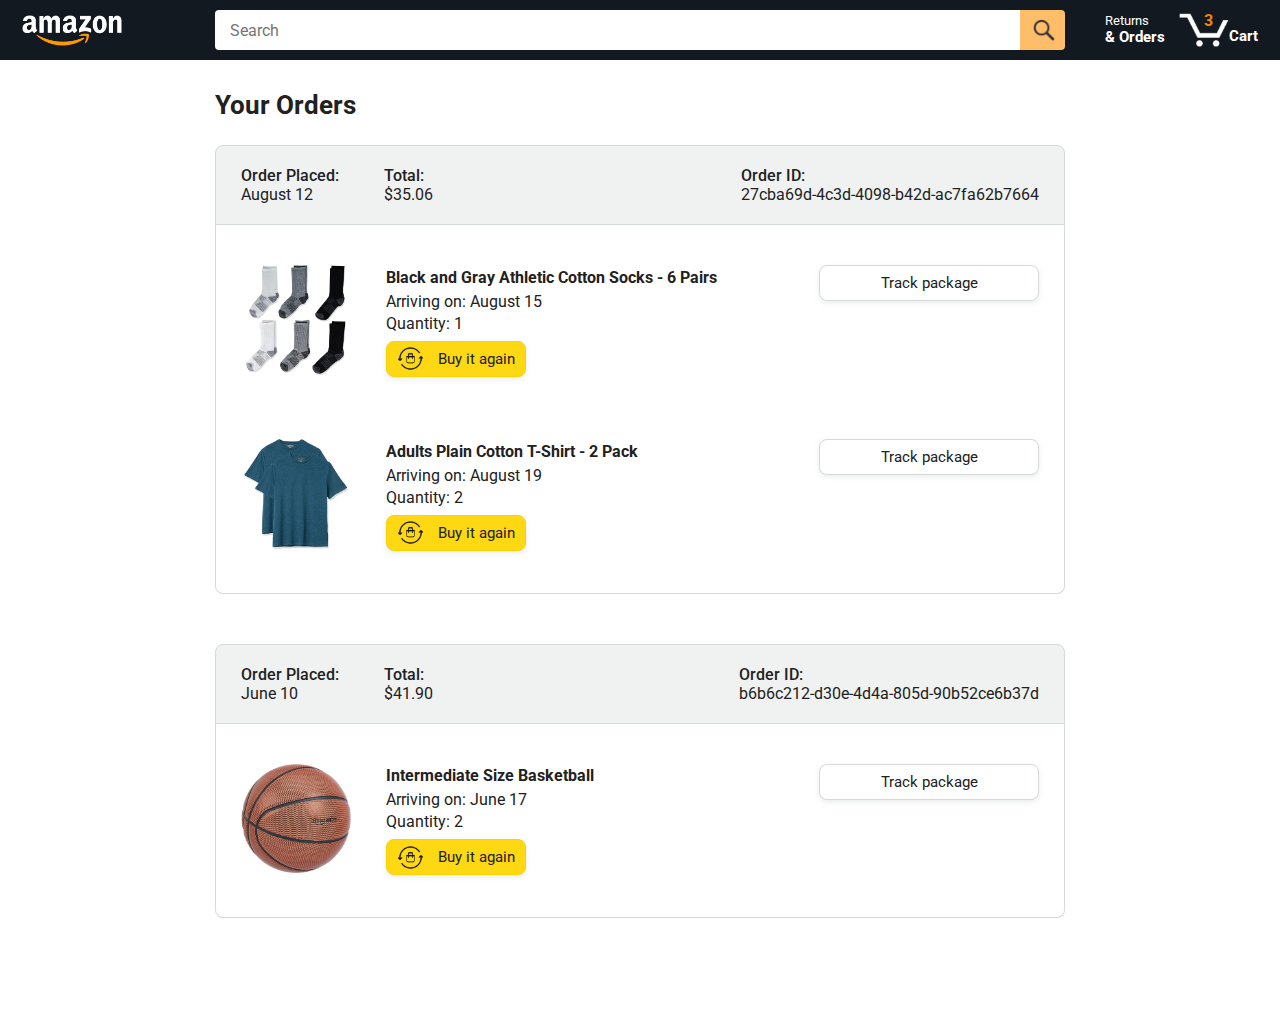
<file: Orders.html>
<!DOCTYPE html>
<html>
  <head>
    <title>Orders</title>

    <!-- This code is needed for responsive design to work.
      (Responsive design = make the website look good on
      smaller screen sizes like a phone or a tablet). -->
    <meta name="viewport" content="width=device-width, initial-scale=1">

    <!-- Load a font called Roboto from Google Fonts. -->
    <link rel="preconnect" href="https://fonts.googleapis.com">
    <link rel="preconnect" href="https://fonts.gstatic.com" crossorigin>
    <link href="https://fonts.googleapis.com/css2?family=Roboto:wght@400;500;700&display=swap" rel="stylesheet">

    <!-- Here are the CSS files for this page. -->
    <link rel="stylesheet" href="styles/shared/general.css">
    <link rel="stylesheet" href="styles/shared/amazon-header.css">
    <link rel="stylesheet" href="styles/pages/orders.css">
  </head>
  <body>
    <div class="amazon-header">
      <div class="amazon-header-left-section">
        <a href="index.html" class="header-link">
          <img class="amazon-logo"
            src="images/amazon-logo-white.png">
          <img class="amazon-mobile-logo"
            src="images/amazon-mobile-logo-white.png">
        </a>
      </div>

      <div class="amazon-header-middle-section">
        <input class="search-bar" type="text" placeholder="Search">

        <button class="search-button">
          <img class="search-icon" src="images/icons/search-icon.png">
        </button>
      </div>

      <div class="amazon-header-right-section">
        <a class="orders-link header-link" href="Orders.html">
          <span class="returns-text">Returns</span>
          <span class="orders-text">& Orders</span>
        </a>

        <a class="cart-link header-link" href="Checkout.html">
          <img class="cart-icon" src="images/icons/cart-icon.png">
          <div class="cart-quantity">3</div>
          <div class="cart-text">Cart</div>
        </a>
      </div>
    </div>

    <div class="main">
      <div class="page-title">Your Orders</div>

      <div class="orders-grid">
        <div class="order-container">
          
          <div class="order-header">
            <div class="order-header-left-section">
              <div class="order-date">
                <div class="order-header-label">Order Placed:</div>
                <div>August 12</div>
              </div>
              <div class="order-total">
                <div class="order-header-label">Total:</div>
                <div>$35.06</div>
              </div>
            </div>

            <div class="order-header-right-section">
              <div class="order-header-label">Order ID:</div>
              <div>27cba69d-4c3d-4098-b42d-ac7fa62b7664</div>
            </div>
          </div>

          <div class="order-details-grid">
            <div class="product-image-container">
              <img src="images/products/athletic-cotton-socks-6-pairs.jpg">
            </div>

            <div class="product-details">
              <div class="product-name">
                Black and Gray Athletic Cotton Socks - 6 Pairs
              </div>
              <div class="product-delivery-date">
                Arriving on: August 15
              </div>
              <div class="product-quantity">
                Quantity: 1
              </div>
              <button class="buy-again-button button-primary">
                <img class="buy-again-icon" src="images/icons/buy-again.png">
                <span class="buy-again-message">Buy it again</span>
              </button>
            </div>

            <div class="product-actions">
              <a href="Tracking.html">
                <button class="track-package-button button-secondary">
                  Track package
                </button>
              </a>
            </div>

            <div class="product-image-container">
              <img src="images/products/adults-plain-cotton-tshirt-2-pack-teal.jpg">
            </div>

            <div class="product-details">
              <div class="product-name">
                Adults Plain Cotton T-Shirt - 2 Pack
              </div>
              <div class="product-delivery-date">
                Arriving on: August 19
              </div>
              <div class="product-quantity">
                Quantity: 2
              </div>
              <button class="buy-again-button button-primary">
                <img class="buy-again-icon" src="images/icons/buy-again.png">
                <span class="buy-again-message">Buy it again</span>
              </button>
            </div>

            <div class="product-actions">
              <a href="tracking.html">
                <button class="track-package-button button-secondary">
                  Track package
                </button>
              </a>
            </div>
          </div>
        </div>

        <div class="order-container">

          <div class="order-header">
            <div class="order-header-left-section">
              <div class="order-date">
                <div class="order-header-label">Order Placed:</div>
                <div>June 10</div>
              </div>
              <div class="order-total">
                <div class="order-header-label">Total:</div>
                <div>$41.90</div>
              </div>
            </div>

            <div class="order-header-right-section">
              <div class="order-header-label">Order ID:</div>
              <div>b6b6c212-d30e-4d4a-805d-90b52ce6b37d</div>
            </div>
          </div>

          <div class="order-details-grid">
            <div class="product-image-container">
              <img src="images/products/intermediate-composite-basketball.jpg">
            </div>

            <div class="product-details">
              <div class="product-name">
                Intermediate Size Basketball
              </div>
              <div class="product-delivery-date">
                Arriving on: June 17
              </div>
              <div class="product-quantity">
                Quantity: 2
              </div>
              <button class="buy-again-button button-primary">
                <img class="buy-again-icon" src="images/icons/buy-again.png">
                <span class="buy-again-message">Buy it again</span>
              </button>
            </div>

            <div class="product-actions">
              <a href="tracking.html">
                <button class="track-package-button button-secondary">
                  Track package
                </button>
              </a>
            </div>
          </div>
        </div>
      </div>
    </div>
  </body>
</html>
</file>
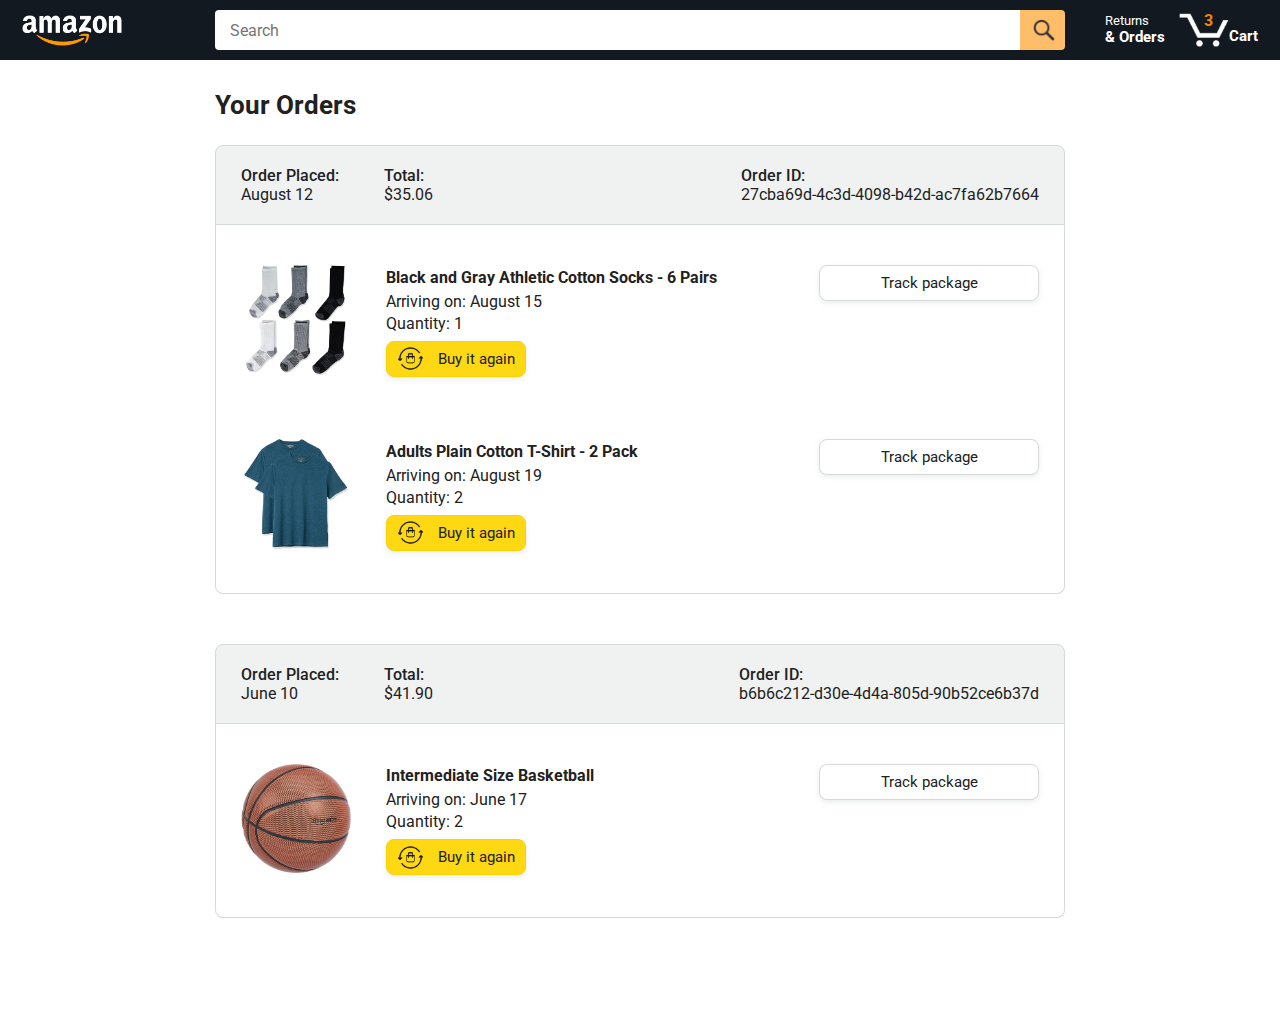
<file: orders.html>
<!DOCTYPE html>
<html>
  <head>
    <title>Orders</title>

    <!-- This code is needed for responsive design to work.
      (Responsive design = make the website look good on
      smaller screen sizes like a phone or a tablet). -->
    <meta name="viewport" content="width=device-width, initial-scale=1">

    <!-- Load a font called Roboto from Google Fonts. -->
    <link rel="preconnect" href="https://fonts.googleapis.com">
    <link rel="preconnect" href="https://fonts.gstatic.com" crossorigin>
    <link href="https://fonts.googleapis.com/css2?family=Roboto:wght@400;500;700&display=swap" rel="stylesheet">

    <!-- Here are the CSS files for this page. -->
    <link rel="stylesheet" href="styles/shared/general.css">
    <link rel="stylesheet" href="styles/shared/amazon-header.css">
    <link rel="stylesheet" href="styles/pages/orders.css">
  </head>
  <body>
    <div class="amazon-header">
      <div class="amazon-header-left-section">
        <a href="amazon.html" class="header-link">
          <img class="amazon-logo"
            src="images/amazon-logo-white.png">
          <img class="amazon-mobile-logo"
            src="images/amazon-mobile-logo-white.png">
        </a>
      </div>

      <div class="amazon-header-middle-section">
        <input class="search-bar" type="text" placeholder="Search">

        <button class="search-button">
          <img class="search-icon" src="images/icons/search-icon.png">
        </button>
      </div>

      <div class="amazon-header-right-section">
        <a class="orders-link header-link" href="orders.html">
          <span class="returns-text">Returns</span>
          <span class="orders-text">& Orders</span>
        </a>

        <a class="cart-link header-link" href="checkout.html">
          <img class="cart-icon" src="images/icons/cart-icon.png">
          <div class="cart-quantity">3</div>
          <div class="cart-text">Cart</div>
        </a>
      </div>
    </div>

    <div class="main">
      <div class="page-title">Your Orders</div>

      <div class="orders-grid">
        <div class="order-container">
          
          <div class="order-header">
            <div class="order-header-left-section">
              <div class="order-date">
                <div class="order-header-label">Order Placed:</div>
                <div>August 12</div>
              </div>
              <div class="order-total">
                <div class="order-header-label">Total:</div>
                <div>$35.06</div>
              </div>
            </div>

            <div class="order-header-right-section">
              <div class="order-header-label">Order ID:</div>
              <div>27cba69d-4c3d-4098-b42d-ac7fa62b7664</div>
            </div>
          </div>

          <div class="order-details-grid">
            <div class="product-image-container">
              <img src="images/products/athletic-cotton-socks-6-pairs.jpg">
            </div>

            <div class="product-details">
              <div class="product-name">
                Black and Gray Athletic Cotton Socks - 6 Pairs
              </div>
              <div class="product-delivery-date">
                Arriving on: August 15
              </div>
              <div class="product-quantity">
                Quantity: 1
              </div>
              <button class="buy-again-button button-primary">
                <img class="buy-again-icon" src="images/icons/buy-again.png">
                <span class="buy-again-message">Buy it again</span>
              </button>
            </div>

            <div class="product-actions">
              <a href="tracking.html">
                <button class="track-package-button button-secondary">
                  Track package
                </button>
              </a>
            </div>

            <div class="product-image-container">
              <img src="images/products/adults-plain-cotton-tshirt-2-pack-teal.jpg">
            </div>

            <div class="product-details">
              <div class="product-name">
                Adults Plain Cotton T-Shirt - 2 Pack
              </div>
              <div class="product-delivery-date">
                Arriving on: August 19
              </div>
              <div class="product-quantity">
                Quantity: 2
              </div>
              <button class="buy-again-button button-primary">
                <img class="buy-again-icon" src="images/icons/buy-again.png">
                <span class="buy-again-message">Buy it again</span>
              </button>
            </div>

            <div class="product-actions">
              <a href="tracking.html">
                <button class="track-package-button button-secondary">
                  Track package
                </button>
              </a>
            </div>
          </div>
        </div>

        <div class="order-container">

          <div class="order-header">
            <div class="order-header-left-section">
              <div class="order-date">
                <div class="order-header-label">Order Placed:</div>
                <div>June 10</div>
              </div>
              <div class="order-total">
                <div class="order-header-label">Total:</div>
                <div>$41.90</div>
              </div>
            </div>

            <div class="order-header-right-section">
              <div class="order-header-label">Order ID:</div>
              <div>b6b6c212-d30e-4d4a-805d-90b52ce6b37d</div>
            </div>
          </div>

          <div class="order-details-grid">
            <div class="product-image-container">
              <img src="images/products/intermediate-composite-basketball.jpg">
            </div>

            <div class="product-details">
              <div class="product-name">
                Intermediate Size Basketball
              </div>
              <div class="product-delivery-date">
                Arriving on: June 17
              </div>
              <div class="product-quantity">
                Quantity: 2
              </div>
              <button class="buy-again-button button-primary">
                <img class="buy-again-icon" src="images/icons/buy-again.png">
                <span class="buy-again-message">Buy it again</span>
              </button>
            </div>

            <div class="product-actions">
              <a href="tracking.html">
                <button class="track-package-button button-secondary">
                  Track package
                </button>
              </a>
            </div>
          </div>
        </div>
      </div>
    </div>
  </body>
</html>
</file>
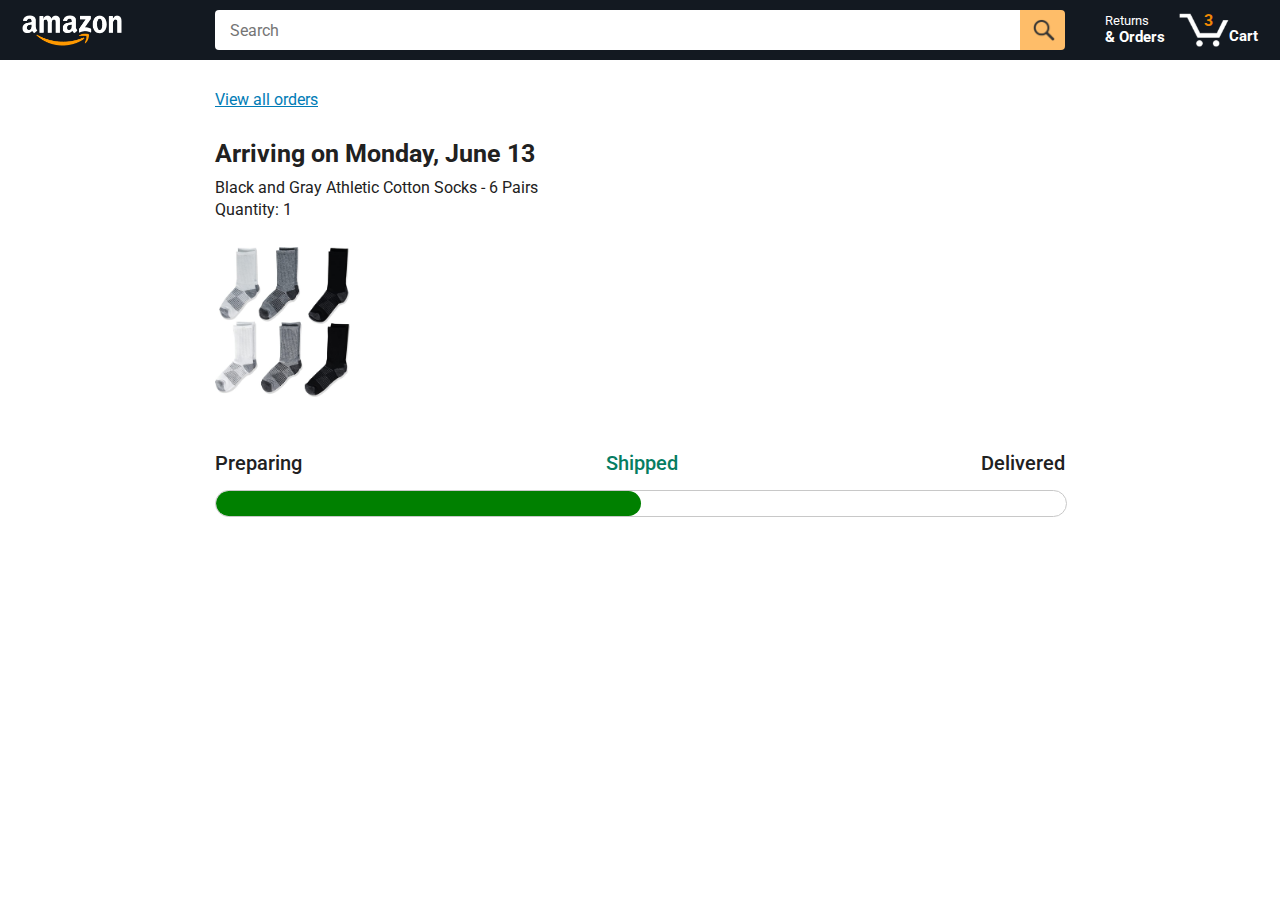
<file: Tracking.html>
<!DOCTYPE html>
<html>
  <head>
    <title>Tracking</title>

    <!-- This code is needed for responsive design to work.
      (Responsive design = make the website look good on
      smaller screen sizes like a phone or a tablet). -->
    <meta name="viewport" content="width=device-width, initial-scale=1">

    <!-- Load a font called Roboto from Google Fonts. -->
    <link rel="preconnect" href="https://fonts.googleapis.com">
    <link rel="preconnect" href="https://fonts.gstatic.com" crossorigin>
    <link href="https://fonts.googleapis.com/css2?family=Roboto:wght@400;500;700&display=swap" rel="stylesheet">

    <!-- Here are the CSS files for this page. -->
    <link rel="stylesheet" href="styles/shared/general.css">
    <link rel="stylesheet" href="styles/shared/amazon-header.css">
    <link rel="stylesheet" href="styles/pages/tracking.css">
  </head>
  <body>
    <div class="amazon-header">
      <div class="amazon-header-left-section">
        <a href="index.html" class="header-link">
          <img class="amazon-logo"
            src="images/amazon-logo-white.png">
          <img class="amazon-mobile-logo"
            src="images/amazon-mobile-logo-white.png">
        </a>
      </div>

      <div class="amazon-header-middle-section">
        <input class="search-bar" type="text" placeholder="Search">

        <button class="search-button">
          <img class="search-icon" src="images/icons/search-icon.png">
        </button>
      </div>

      <div class="amazon-header-right-section">
        <a class="orders-link header-link" href="Orders.html">
          <span class="returns-text">Returns</span>
          <span class="orders-text">& Orders</span>
        </a>

        <a class="cart-link header-link" href="Checkout.html">
          <img class="cart-icon" src="images/icons/cart-icon.png">
          <div class="cart-quantity">3</div>
          <div class="cart-text">Cart</div>
        </a>
      </div>
    </div>

    <div class="main">
      <div class="order-tracking">
        <a class="back-to-orders-link link-primary" href="Orders.html">
          View all orders
        </a>

        <div class="delivery-date">
          Arriving on Monday, June 13
        </div>

        <div class="product-info">
          Black and Gray Athletic Cotton Socks - 6 Pairs
        </div>

        <div class="product-info">
          Quantity: 1
        </div>

        <img class="product-image" src="images/products/athletic-cotton-socks-6-pairs.jpg">

        <div class="progress-labels-container">
          <div class="progress-label">
            Preparing
          </div>
          <div class="progress-label current-status">
            Shipped
          </div>
          <div class="progress-label">
            Delivered
          </div>
        </div>

        <div class="progress-bar-container">
          <div class="progress-bar"></div>
        </div>
      </div>
    </div>
  </body>
</html>
</file>
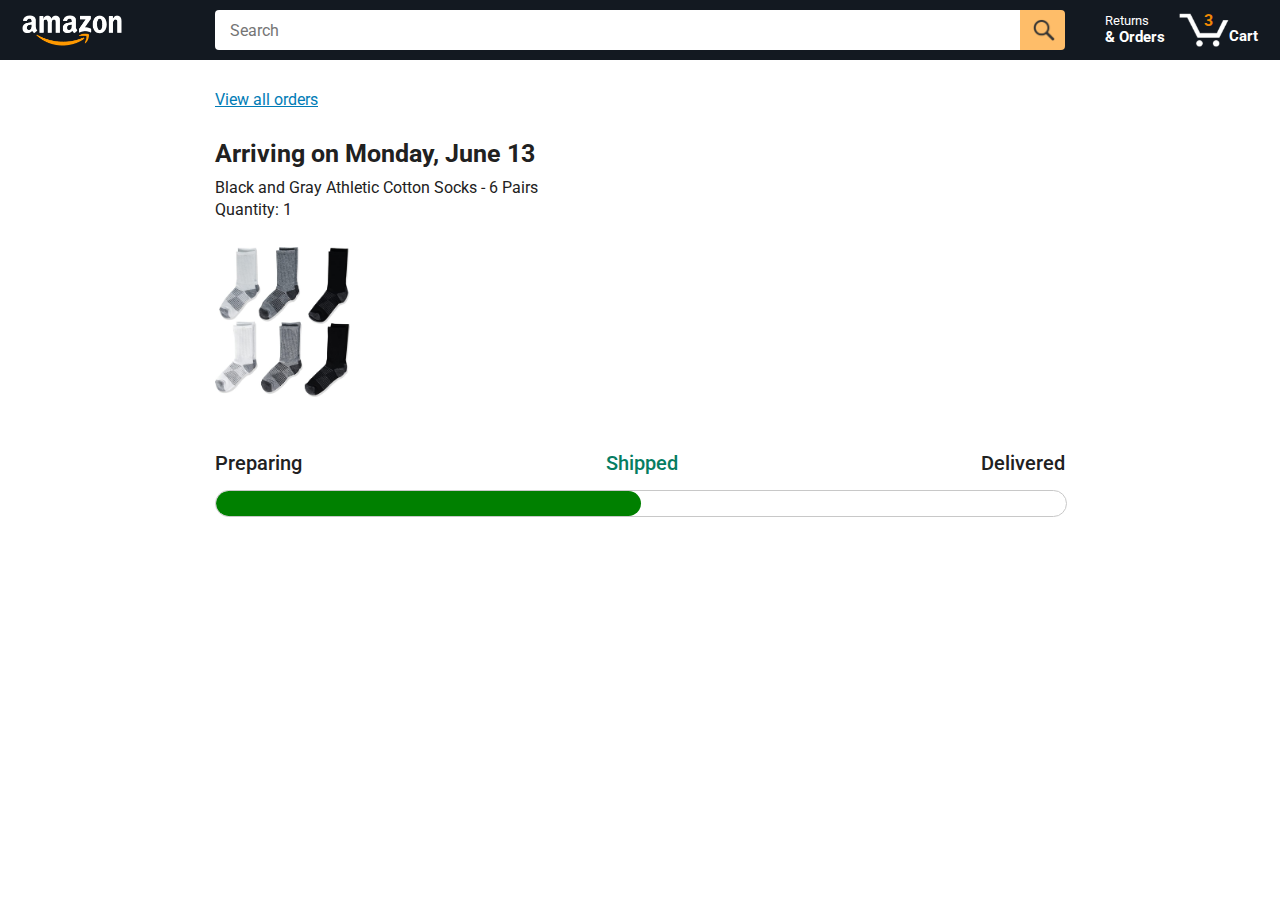
<file: tracking.html>
<!DOCTYPE html>
<html>
  <head>
    <title>Tracking</title>

    <!-- This code is needed for responsive design to work.
      (Responsive design = make the website look good on
      smaller screen sizes like a phone or a tablet). -->
    <meta name="viewport" content="width=device-width, initial-scale=1">

    <!-- Load a font called Roboto from Google Fonts. -->
    <link rel="preconnect" href="https://fonts.googleapis.com">
    <link rel="preconnect" href="https://fonts.gstatic.com" crossorigin>
    <link href="https://fonts.googleapis.com/css2?family=Roboto:wght@400;500;700&display=swap" rel="stylesheet">

    <!-- Here are the CSS files for this page. -->
    <link rel="stylesheet" href="styles/shared/general.css">
    <link rel="stylesheet" href="styles/shared/amazon-header.css">
    <link rel="stylesheet" href="styles/pages/tracking.css">
  </head>
  <body>
    <div class="amazon-header">
      <div class="amazon-header-left-section">
        <a href="amazon.html" class="header-link">
          <img class="amazon-logo"
            src="images/amazon-logo-white.png">
          <img class="amazon-mobile-logo"
            src="images/amazon-mobile-logo-white.png">
        </a>
      </div>

      <div class="amazon-header-middle-section">
        <input class="search-bar" type="text" placeholder="Search">

        <button class="search-button">
          <img class="search-icon" src="images/icons/search-icon.png">
        </button>
      </div>

      <div class="amazon-header-right-section">
        <a class="orders-link header-link" href="orders.html">
          <span class="returns-text">Returns</span>
          <span class="orders-text">& Orders</span>
        </a>

        <a class="cart-link header-link" href="checkout.html">
          <img class="cart-icon" src="images/icons/cart-icon.png">
          <div class="cart-quantity">3</div>
          <div class="cart-text">Cart</div>
        </a>
      </div>
    </div>

    <div class="main">
      <div class="order-tracking">
        <a class="back-to-orders-link link-primary" href="orders.html">
          View all orders
        </a>

        <div class="delivery-date">
          Arriving on Monday, June 13
        </div>

        <div class="product-info">
          Black and Gray Athletic Cotton Socks - 6 Pairs
        </div>

        <div class="product-info">
          Quantity: 1
        </div>

        <img class="product-image" src="images/products/athletic-cotton-socks-6-pairs.jpg">

        <div class="progress-labels-container">
          <div class="progress-label">
            Preparing
          </div>
          <div class="progress-label current-status">
            Shipped
          </div>
          <div class="progress-label">
            Delivered
          </div>
        </div>

        <div class="progress-bar-container">
          <div class="progress-bar"></div>
        </div>
      </div>
    </div>
  </body>
</html>
</file>
<file: styles/shared/general.css>
body {
  font-family: Roboto, Arial;
  color: rgb(33, 33, 33);
  /* The <body> element has a default margin of 8px
     on all sides. This removes the default margins. */
  margin: 0;
}

/* <p> elements have a default margin on the top
   and bottom. This removes the default margins. */
p {
  margin: 0;
}

button {
  cursor: pointer;
}

select {
  cursor: pointer;
}

input, select, button {
  font-family: Roboto, Arial;
}

.button-primary {
  color: rgb(33, 33, 33);
  background-color: rgb(255, 216, 20);
  border: 1px solid rgb(252, 210, 0);
  border-radius: 8px;
  cursor: pointer;
  box-shadow: 0 2px 5px rgba(213, 217, 217, 0.5);
}

.button-primary:hover {
  background-color: rgb(247, 202, 0);
  border: 1px solid rgb(242, 194, 0);
}

.button-primary:active {
  background: rgb(255, 216, 20);
  border-color: rgb(252, 210, 0);
  box-shadow: none;
}

.button-secondary {
  color: rgb(33, 33, 33);
  background: white;
  border: 1px solid rgb(213, 217, 217);
  border-radius: 8px;
  cursor: pointer;
  box-shadow: 0 2px 5px rgba(213, 217, 217, 0.5);
}

.button-secondary:hover {
  background-color: rgb(247, 250, 250);
}

.button-secondary:active {
  background-color: rgb(237, 253, 255);
  box-shadow: none;
}

/* These styles will limit text to 2 lines. Anything
   beyond 2 lines will be replaced with "..."
   You can find this code by using an A.I. tool or by
   searching in Google.
   https://css-tricks.com/almanac/properties/l/line-clamp/ */
.limit-text-to-2-lines {
  display: -webkit-box;
  -webkit-line-clamp: 2;
  -webkit-box-orient: vertical;
  overflow: hidden;
}

.link-primary {
  color: rgb(1, 124, 182);
  cursor: pointer;
}

.link-primary:hover {
  color: rgb(196, 80, 0);
}

/* Styles for dropdown selectors. */
select {
  color: rgb(33, 33, 33);
  background-color: rgb(240, 240, 240);
  border: 1px solid rgb(213, 217, 217);
  border-radius: 8px;
  padding: 3px 5px;
  font-size: 15px;
  cursor: pointer;
  box-shadow: 0 2px 5px rgba(213, 217, 217, 0.5);
}

select:focus,
input:focus {
  outline: 2px solid rgb(255, 153, 0);
}
</file>
<file: styles/shared/amazon-header.css>
.amazon-header {
  background-color: rgb(19, 25, 33);
  color: white;
  padding-left: 15px;
  padding-right: 15px;

  display: flex;
  align-items: center;
  justify-content: space-between;

  position: fixed;
  top: 0;
  left: 0;
  right: 0;
  height: 60px;
}

.amazon-header-left-section {
  width: 180px;
}

@media (max-width: 800px) {
  .amazon-header-left-section {
    width: unset;
  }
}

.header-link {
  display: inline-block;
  padding: 6px;
  border-radius: 2px;
  cursor: pointer;
  text-decoration: none;
  border: 1px solid rgba(0, 0, 0, 0);
}

.header-link:hover {
  border: 1px solid white;
}

.amazon-logo {
  width: 100px;
  margin-top: 5px;
}

.amazon-mobile-logo {
  display: none;
}

@media (max-width: 575px) {
  .amazon-logo {
    display: none;
  }

  .amazon-mobile-logo {
    display: block;
    height: 35px;
    margin-top: 5px;
  }
}

.amazon-header-middle-section {
  flex: 1;
  max-width: 850px;
  margin-left: 10px;
  margin-right: 10px;
  display: flex;
}

.search-bar {
  flex: 1;
  width: 0;
  font-size: 16px;
  height: 38px;
  padding-left: 15px;
  border: none;
  border-top-left-radius: 4px;
  border-bottom-left-radius: 4px;
  border-top-right-radius: 0;
  border-bottom-right-radius: 0;
}

.search-button {
  background-color: rgb(254, 189, 105);
  border: none;
  width: 45px;
  height: 40px;
  border-top-right-radius: 4px;
  border-bottom-right-radius: 4px;
  flex-shrink: 0;
}

.search-icon {
  height: 22px;
  margin-left: 2px;
  margin-top: 3px;
}

.amazon-header-right-section {
  width: 180px;
  flex-shrink: 0;
  display: flex;
  justify-content: end;
}

.orders-link {
  color: white;
}

.returns-text {
  display: block;
  font-size: 13px;
}

.orders-text {
  display: block;
  font-size: 15px;
  font-weight: 700;
}

.cart-link {
  color: white;
  display: flex;
  align-items: center;
  position: relative;
}

.cart-icon {
  width: 50px;
}

.cart-text {
  margin-top: 12px;
  font-size: 15px;
  font-weight: 700;
}

.cart-quantity {
  color: rgb(240, 136, 4);
  font-size: 16px;
  font-weight: 700;

  position: absolute;
  top: 4px;
  left: 22px;
  
  width: 26px;
  text-align: center;
}
</file>
<file: styles/pages/orders.css>
.main {
  max-width: 850px;
  margin-top: 90px;
  margin-bottom: 100px;
  padding-left: 20px;
  padding-right: 20px;

  /* margin-left: auto;
     margin-right auto;
     Is a trick for centering an element horizontally
     without needing a container. */
  margin-left: auto;
  margin-right: auto;
}

.page-title {
  font-weight: 700;
  font-size: 26px;
  margin-bottom: 25px;
}

.orders-grid {
  display: grid;
  grid-template-columns: 1fr;
  row-gap: 50px;
}

.order-header {
  background-color: rgb(240, 242, 242);
  border: 1px solid rgb(213, 217, 217);

  display: flex;
  align-items: center;
  justify-content: space-between;

  padding: 20px 25px;
  border-top-left-radius: 8px;
  border-top-right-radius: 8px;
}

.order-header-left-section {
  display: flex;
  flex-shrink: 0;
}

.order-header-label {
  font-weight: 500;
}

.order-date,
.order-total {
  margin-right: 45px;
}

.order-header-right-section {
  flex-shrink: 1;
}

@media (max-width: 575px) {
  .order-header {
    flex-direction: column;
    align-items: start;
    line-height: 23px;
    padding: 15px;
  }

  .order-header-left-section {
    flex-direction: column;
  }

  .order-header-label {
    margin-right: 5px;
  }

  .order-date,
  .order-total {
    display: grid;
    grid-template-columns: auto 1fr;
    margin-right: 0;
  }

  .order-header-right-section {
    display: grid;
    grid-template-columns: auto 1fr;
  }
}

.order-details-grid {
  padding: 40px 25px;
  border: 1px solid rgb(213, 217, 217);
  border-top: none;
  border-bottom-left-radius: 8px;
  border-bottom-right-radius: 8px;

  display: grid;
  grid-template-columns: 110px 1fr 220px;
  column-gap: 35px;
  row-gap: 60px;
  align-items: center;
}

@media (max-width: 800px) {
  .order-details-grid {
    grid-template-columns: 110px 1fr;
    row-gap: 0;
    padding-bottom: 8px;
  }
}

@media (max-width: 450px) {
  .order-details-grid {
    grid-template-columns: 1fr;
  }
}

.product-image-container {
  text-align: center;
}

.product-image-container img {
  max-width: 110px;
  max-height: 110px;
}

.product-name {
  font-weight: 700;
  margin-bottom: 5px;
}

.product-delivery-date {
  margin-bottom: 3px;
}

.product-quantity {
  margin-bottom: 8px;
}

.buy-again-button {
  font-size: 15px;
  width: 140px;
  height: 36px;
  border-radius: 8px;

  display: flex;
  align-items: center;
  justify-content: center;
}

.buy-again-icon {
  width: 25px;
  margin-right: 15px;
}

.product-actions {
  align-self: start;
}

.track-package-button {
  width: 100%;
  font-size: 15px;
  padding: 8px;
}

@media (max-width: 800px) {
  .buy-again-button {
    margin-bottom: 10px;
  }

  .product-actions {
    /* grid-column: 2 means this element will be placed
       in column 2 in the grid. (Normally, the column that
       an element is placed in is determined by the order
       of the elements in the HTML. grid-column overrides
       this default ordering). */
    grid-column: 2;
    margin-bottom: 30px;
  }

  .track-package-button {
    width: 140px;
  }
}

@media (max-width: 450px) {
  .product-image-container {
    text-align: center;
    margin-bottom: 25px;
  }

  .product-image-container img {
    max-width: 150px;
    max-height: 150px;
  }

  .product-name {
    margin-bottom: 10px;
  }

  .product-quantity {
    margin-bottom: 15px;
  }

  .buy-again-button {
    width: 100%;
    margin-bottom: 15px;
  }

  .product-actions {
    /* grid-column: auto; undos grid-column: 2; from above.
       This element will now be placed in its normal column
       in the grid. */
    grid-column: auto;
    margin-bottom: 70px;
  }

  .track-package-button {
    width: 100%;
    padding: 12px;
  }
}
</file>
<file: styles/pages/tracking.css>
.main {
  max-width: 850px;
  margin-top: 90px;
  margin-bottom: 100px;
  padding-left: 30px;
  padding-right: 30px;

  /* margin-left: auto;
     margin-right auto;
     Is a trick for centering an element horizontally
     without needing a container. */
  margin-left: auto;
  margin-right: auto;
}

.back-to-orders-link {
  display: inline-block;
  margin-bottom: 30px;
}

.delivery-date {
  font-size: 25px;
  font-weight: 700;
  margin-bottom: 10px;
}

.product-info {
  margin-bottom: 3px;
}

.product-image {
  max-width: 150px;
  max-height: 150px;
  margin-top: 25px;
  margin-bottom: 50px;
}

.progress-labels-container {
  display: flex;
  justify-content: space-between;
  font-size: 20px;
  font-weight: 500;
  margin-bottom: 15px;
}

.current-status {
  color: rgb(6, 125, 98);
}

@media (max-width: 575px) {
  .progress-labels-container {
    font-size: 16px;
  }
}

@media (max-width: 450px) {
  .progress-labels-container {
    flex-direction: column;
    margin-bottom: 5px;
  }

  .progress-label {
    margin-bottom: 3px;
  }
}

.progress-bar-container {
  height: 25px;
  width: 100%;

  border: 1px solid rgb(200, 200, 200);
  border-radius: 50px;
  overflow: hidden;
}

.progress-bar {
  height: 100%;
  background-color: green;
  border-radius: 50px;
  width: 50%;
}
</file>
